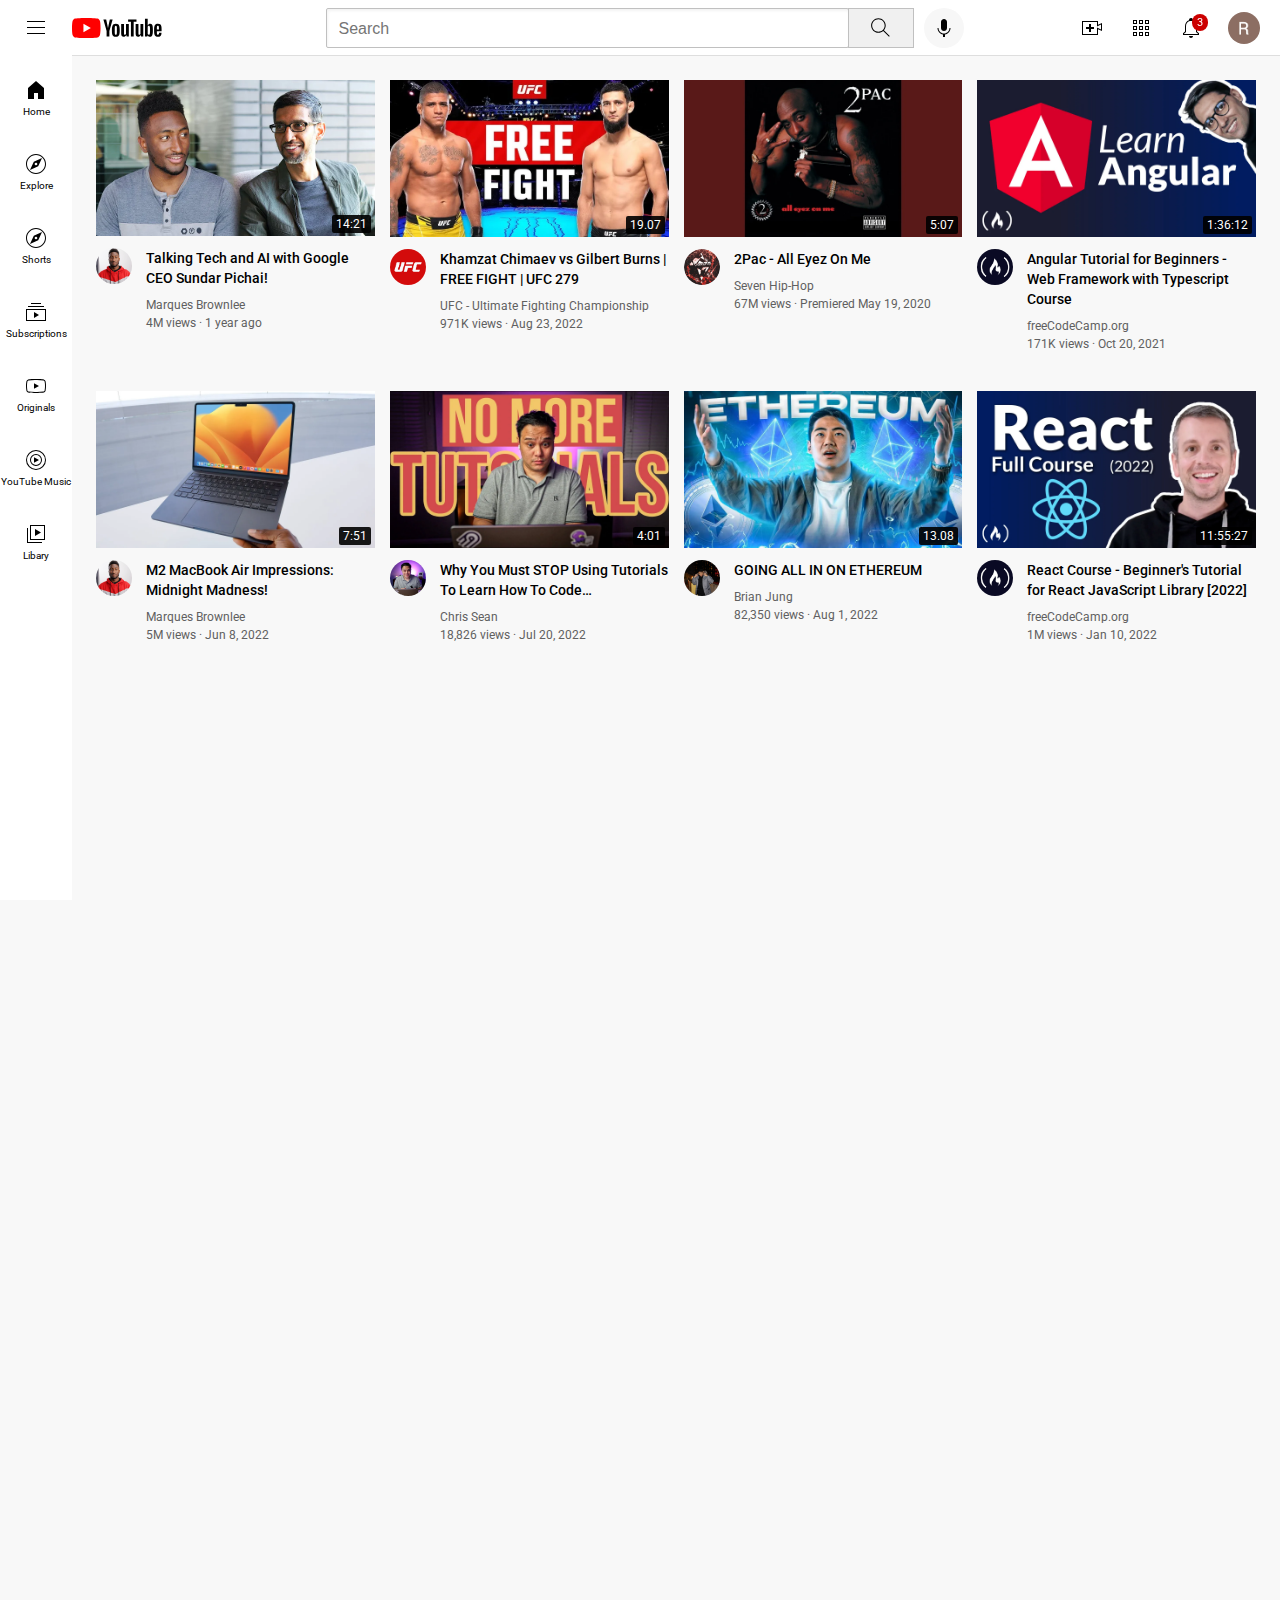
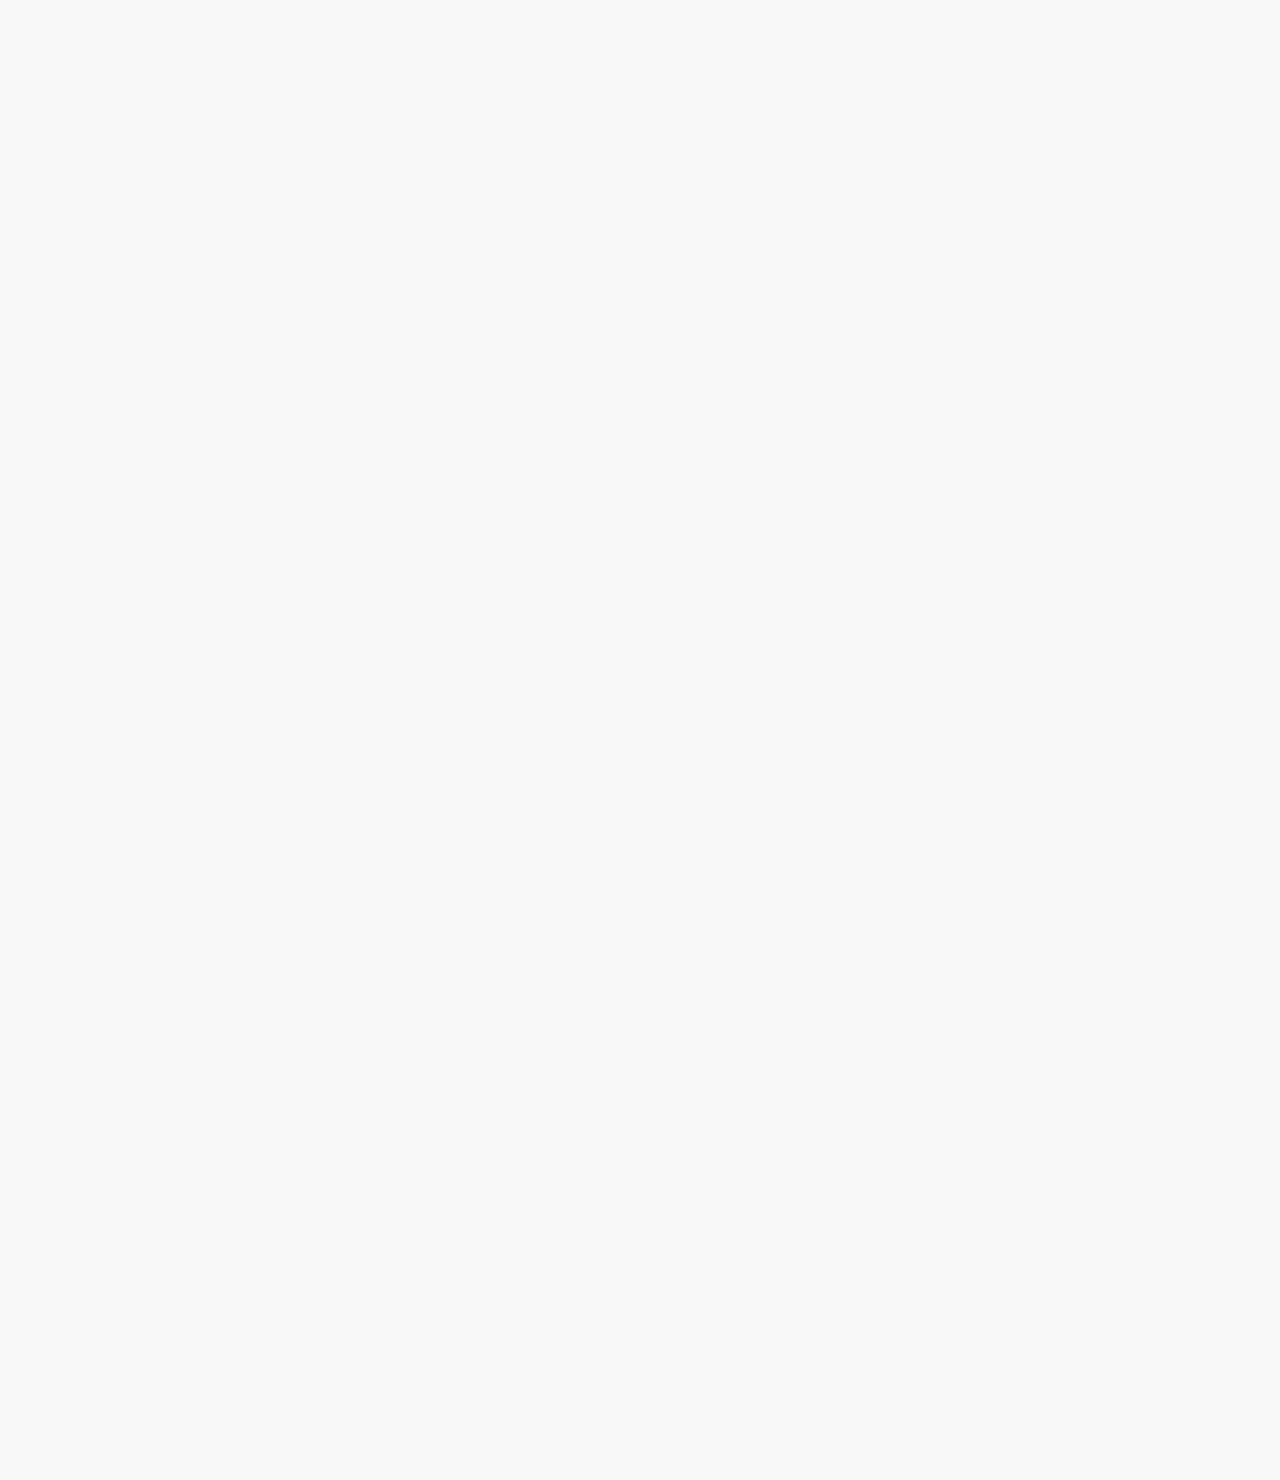
<file: index.html>
<!DOCTYPE html>
  <html>
    <head>
      <title>
        Youtube.com
      </title>

      <link rel="preconnect" href="https://fonts.googleapis.com">
      <link rel="preconnect" href="https://fonts.gstatic.com" crossorigin>
      <link href="https://fonts.googleapis.com/css2?family=Roboto:wght@400;500;700&display=swap" rel="stylesheet">

      <link rel="stylesheet" href="styles/general.css">
      <link rel="stylesheet" href="styles/header.css">
      <link rel="stylesheet" href="styles/video.css">
      <link rel="stylesheet" href="styles/sidebar.css">

    </head>
    <body>
      <header class="header">
        <div class="left-section">
            <img class="hamburger-menu" src="icons/hamburger-menu.svg">
            <img class="youtube-logo" src="icons/youtube-logo.svg">
        </div>
        <div class="middle-section">
          <input class="search-bar" type="text" placeholder="Search">
          <button class="search-button">
            <img class="search-icon" src="icons/search.svg">
            <div class="tooltip">Search</div>
          </button>

          <button class="voice-search-button">
            <img class="voice-search-icon" src="icons/voice-search-icon.svg">
            <div class="tooltip">Search with your voice</div>
          </button>
        </div>
        <div class="right-section">
          <div class="upload-icon-container">
            <img class="upload-icon" src="icons/upload.svg">
            <div class="tooltip">Create</div>
          </div>
          <div class="youtube-apps-icon-container">
            <img class="youtube-apps-icon" src="icons/youtube-apps.svg">
            <div class="tooltip">YouTube Apps</div>
          </div>
          <div class="notification-icon-container">
            <img class="notifications-icon" src="icons/notifications.svg">
            <div class="notification-count">3</div>
            <div class="tooltip">notifications</div>
          </div>
          <img class="current-user-picture" src="channel-pictures/raj-channel.jpg">
        </div>
      </header>

        <nav class="sidebar">
          <div class="sidebar-link">
            <img src="icons/home.svg">
            <div>Home</div>
          </div> 
          <div class="sidebar-link">
            <img src="icons/explore.svg">
            <div>Explore</div>
          </div> 
          <div class="sidebar-link">
            <img src="icons/explore.svg">
            <div>Shorts</div>
          </div> 
          <div class="sidebar-link">
            <img src="icons/subscriptions.svg">
            <div>Subscriptions</div>
          </div> 
          <div class="sidebar-link">
            <img src="icons/originals.svg">
            <div>Originals</div>
          </div> 
          <div class="sidebar-link">
            <img src="icons/youtube-music.svg">
            <div>YouTube Music</div>
          </div> 
          <div class="sidebar-link">
            <img src="icons/library.svg">
            <div>Libary</div>
          </div>  
        </nav>

        <main>
          <section class="video-grid">
            <div class="video-preview">
      
              <div class="thumbnail-row">
                <img class="thumbnail" src="thumbnails/thumbnail-1.webp">
                <div class="video-time">
                  14:21
                </div>
              </div>
              <div class="video-info-grid">
                <div class="channel-picture">
                  <img class="profile-picture" src="channel-pictures/marques.jpg">
                </div>
                <div class="video-info">
                  <p class="video-title">
                    Talking Tech and AI with Google CEO Sundar Pichai!
                  </p>
                  <p class="video-author">
                    Marques Brownlee
                  </p>
                  <p class="video-stats">
                    4M views &#183; 1 year ago
                  </p>
                </div>
              </div>
      
            </div>
      
            <div class="video-preview">
      
              <div class="thumbnail-row">
                <img class="thumbnail" src="thumbnails/hq720.webp">
                <div class="video-time">
                  19.07
                </div>
              </div>
      
              <div class="video-info-grid">
                <div class="channel-picture">
                  <img class="profile-picture" src="channel-pictures/ufc.jpg">
                </div>
                
                <div class="video-info">
                  <p class="video-title">
                    Khamzat Chimaev vs Gilbert Burns | FREE FIGHT | UFC 279
                  </p>
                  <p class="video-author">
                    UFC - Ultimate Fighting Championship
                  </p>
                  <p class="video-stats">
                    971K views &#183; Aug 23, 2022
                  </p>
                </div>
              </div>
      
            </div>
      
            <div class="video-preview">
      
              <div class="thumbnail-row">
                <img class="thumbnail" src="thumbnails/2Pac.webp">
                <div class="video-time">
                  5:07
                </div>
              </div>
              <div class="video-info-grid">
                <div class="channel-picture">
                  <img class="profile-picture" src="channel-pictures/AMLnZu9yP_47eQtAWcQu1n9mgfYe-aP3.jpg">
                </div>
                <div class="video-info">
                  <p class="video-title">
                    2Pac - All Eyez On Me
                  </p>
                  <p class="video-author">
                    Seven Hip-Hop
                  </p>
                  <p class="video-stats">
                    67M views &#183; Premiered May 19, 2020
                  </p>
                </div>
              </div>
      
            </div>
      
            <div class="video-preview">
      
              <div class="thumbnail-row">
                <img class="thumbnail" src="thumbnails/angular.webp">
                <div class="video-time">
                  1:36:12
                </div>
              </div>
      
              <div class="video-info-grid">
                <div class="channel-picture">
                  <img class="profile-picture" src="channel-pictures/AMLnZu9UWrGceKWaqm8AF89vuxrEt8MO.jpg">
                </div>
                
                <div class="video-info">
                  <p class="video-title">
                    Angular Tutorial for Beginners - Web Framework with Typescript Course
                  </p>
                  <p class="video-author">
                    freeCodeCamp.org
                  </p>
                  <p class="video-stats">
                    171K views &#183; Oct 20, 2021
                  </p>
                </div>
              </div>
            </div>
      
            <div class="video-preview">
      
              <div class="thumbnail-row">
                <img class="thumbnail" src="thumbnails/mac.webp">
                <div class="video-time">
                  7:51
                </div>
              </div>
              <div class="video-info-grid">
                <div class="channel-picture">
                  <img class="profile-picture" src="channel-pictures/marques.jpg">
                </div>
                <div class="video-info">
                  <p class="video-title">
                    M2 MacBook Air Impressions: Midnight Madness!
                  </p>
                  <p class="video-author">
                    Marques Brownlee
                  </p>
                  <p class="video-stats">
                    5M views &#183; Jun 8, 2022
                  </p>
                </div>
              </div>
      
            </div>
      
            <div class="video-preview">
      
              <div class="thumbnail-row">
                <img class="thumbnail" src="thumbnails/chris.webp">
                <div class="video-time">
                  4:01
                </div>
              </div>
      
              <div class="video-info-grid">
                <div class="channel-picture">
                  <img class="profile-picture" src="channel-pictures/chris.jpg">
                </div>
                
                <div class="video-info">
                  <p class="video-title">
                    Why You Must STOP Using Tutorials To Learn How To Code…
                  </p>
                  <p class="video-author">
                    Chris Sean
                  </p>
                  <p class="video-stats">
                    18,826 views &#183; Jul 20, 2022
                  </p>
                </div>
              </div>
            </div>


            <div class="video-preview">
    
              <div class="thumbnail-row">
                <img class="thumbnail" src="thumbnails/maxresdefault.webp">
                <div class="video-time">
                  13.08
                </div> 
                <div class="large-hover">
                </div>                 
              </div>
              <div class="video-info-grid">
                <div class="channel-picture">
                  <img class="profile-picture" src="channel-pictures/AMLnZu9r0xRzKPdekkuvm9Mzu1n7_DMd.jpg">
                </div>
                <div class="video-info">
                  <p class="video-title">
                    GOING ALL IN ON ETHEREUM
                  </p>
                  <p class="video-author">
                    Brian Jung
                  </p>
                  <p class="video-stats">
                    82,350 views &#183; Aug 1, 2022
                  </p>
                </div>
              </div>
      
            </div>


            <div class="video-preview">
    
              <div class="thumbnail-row">
                <img class="thumbnail" src="thumbnails/react2022.webp">
                <div class="video-time">
                  11:55:27
                </div> 
                <div class="large-hover">
                </div>                 
              </div>
              <div class="video-info-grid">
                <div class="channel-picture">
                  <img class="profile-picture" src="channel-pictures/AMLnZu9UWrGceKWaqm8AF89vuxrEt8MO.jpg">
                </div>
                <div class="video-info">
                  <p class="video-title">
                    React Course - Beginner's Tutorial for React JavaScript Library [2022]
                  </p>
                  <p class="video-author">
                    freeCodeCamp.org
                  </p>
                  <p class="video-stats">
                    1M views &#183; Jan 10, 2022
                  </p>
                </div>
              </div>
      
            </div>
          </section>
        </main>
      
    </body>
  </html>

  <!-- this is how you comment in html-->
  <!-- <div> is like a container-->
</file>
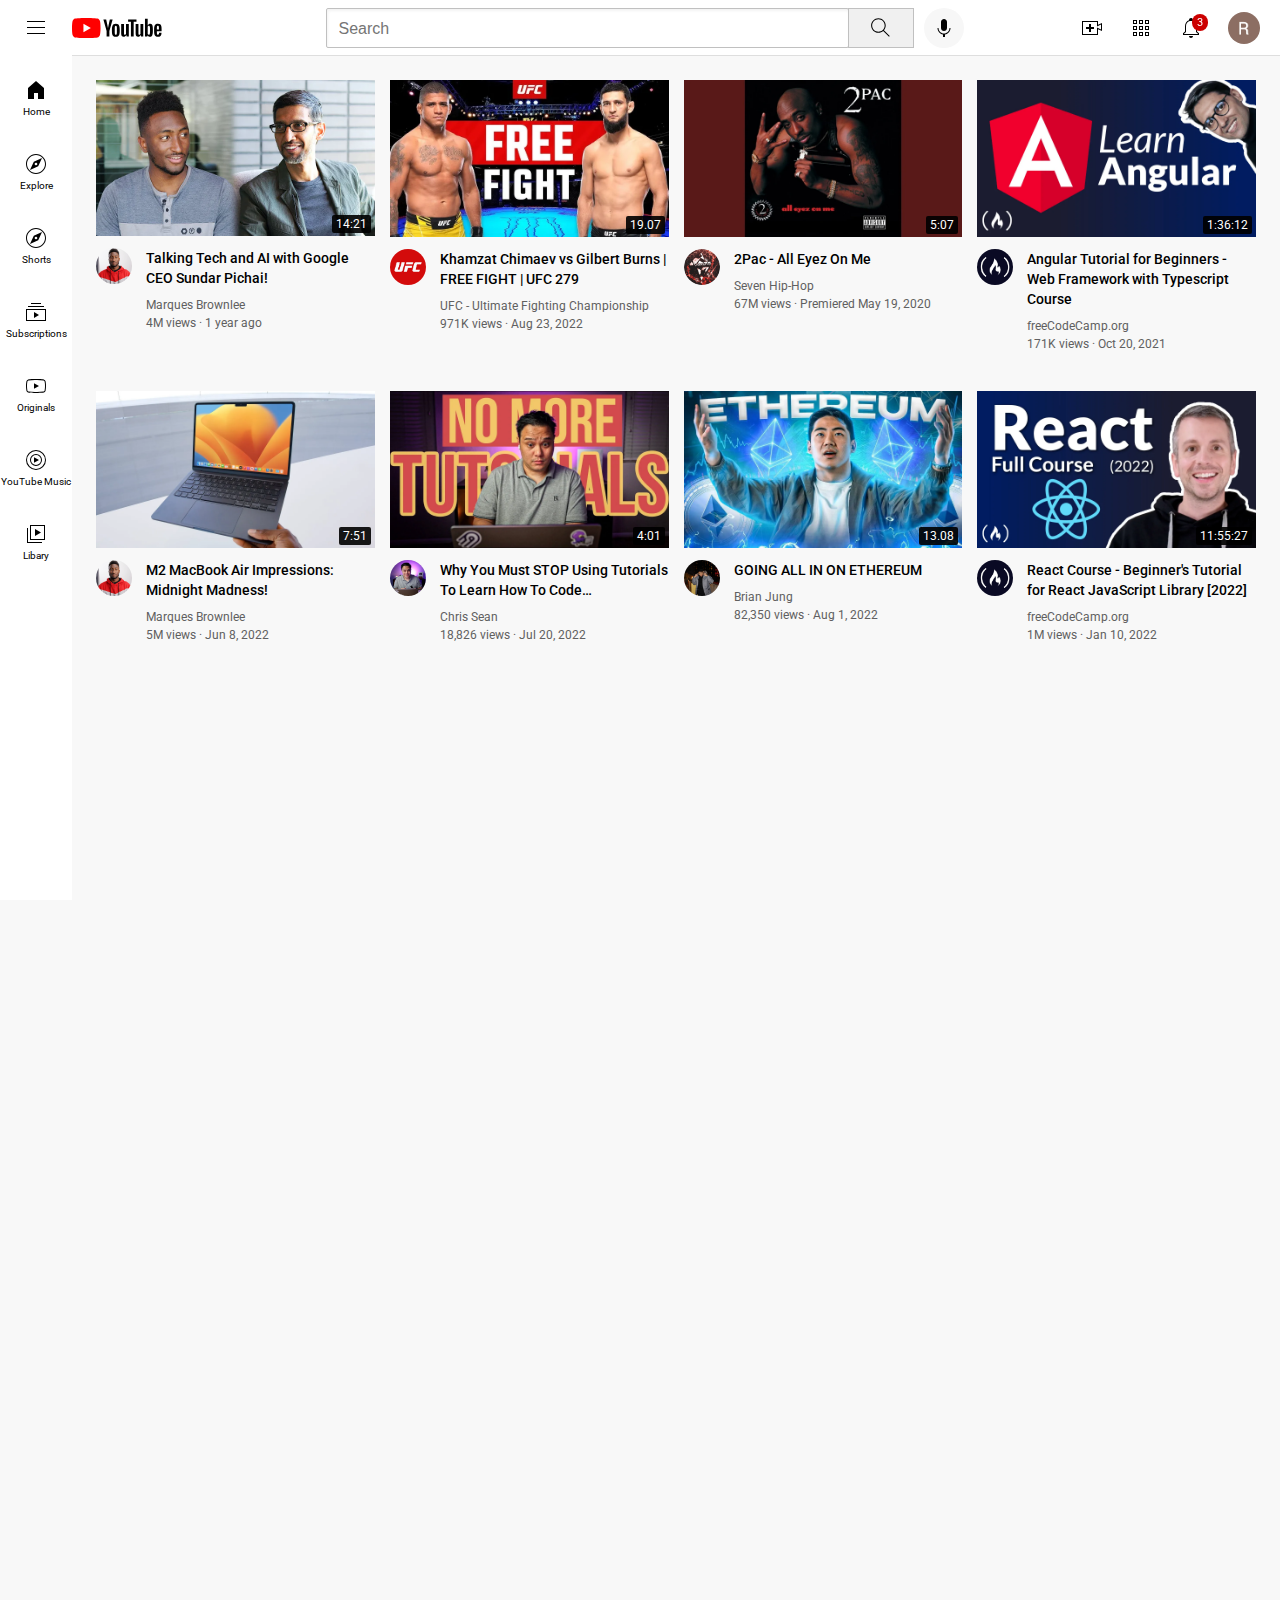
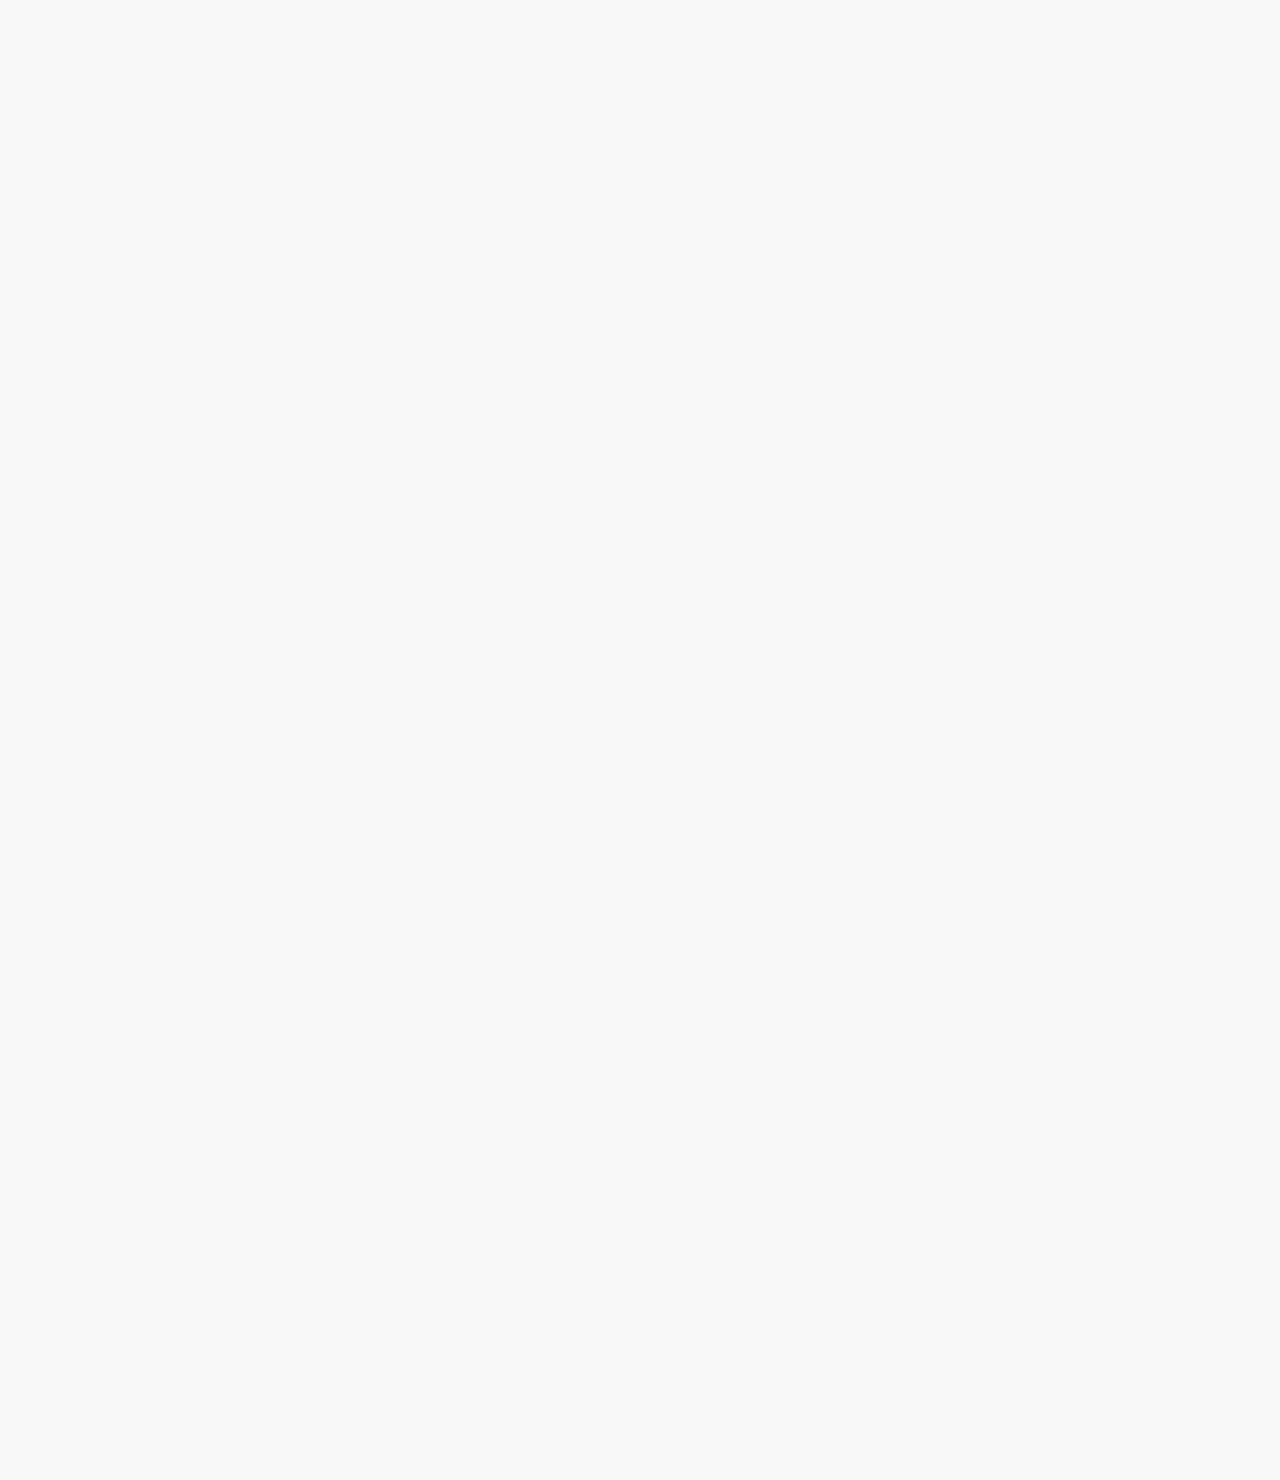
<file: youtube.html>
<!DOCTYPE html>
  <html>
    <head>
      <title>
        Youtube.com
      </title>

      <link rel="preconnect" href="https://fonts.googleapis.com">
      <link rel="preconnect" href="https://fonts.gstatic.com" crossorigin>
      <link href="https://fonts.googleapis.com/css2?family=Roboto:wght@400;500;700&display=swap" rel="stylesheet">

      <link rel="stylesheet" href="styles/general.css">
      <link rel="stylesheet" href="styles/header.css">
      <link rel="stylesheet" href="styles/video.css">
      <link rel="stylesheet" href="styles/sidebar.css">

    </head>
    <body>
      <header class="header">
        <div class="left-section">
            <img class="hamburger-menu" src="icons/hamburger-menu.svg">
            <img class="youtube-logo" src="icons/youtube-logo.svg">
        </div>
        <div class="middle-section">
          <input class="search-bar" type="text" placeholder="Search">
          <button class="search-button">
            <img class="search-icon" src="icons/search.svg">
            <div class="tooltip">Search</div>
          </button>

          <button class="voice-search-button">
            <img class="voice-search-icon" src="icons/voice-search-icon.svg">
            <div class="tooltip">Search with your voice</div>
          </button>
        </div>
        <div class="right-section">
          <div class="upload-icon-container">
            <img class="upload-icon" src="icons/upload.svg">
            <div class="tooltip">Create</div>
          </div>
          <div class="youtube-apps-icon-container">
            <img class="youtube-apps-icon" src="icons/youtube-apps.svg">
            <div class="tooltip">YouTube Apps</div>
          </div>
          <div class="notification-icon-container">
            <img class="notifications-icon" src="icons/notifications.svg">
            <div class="notification-count">3</div>
            <div class="tooltip">notifications</div>
          </div>
          <img class="current-user-picture" src="channel-pictures/raj-channel.jpg">
        </div>
      </header>

        <nav class="sidebar">
          <div class="sidebar-link">
            <img src="icons/home.svg">
            <div>Home</div>
          </div> 
          <div class="sidebar-link">
            <img src="icons/explore.svg">
            <div>Explore</div>
          </div> 
          <div class="sidebar-link">
            <img src="icons/explore.svg">
            <div>Shorts</div>
          </div> 
          <div class="sidebar-link">
            <img src="icons/subscriptions.svg">
            <div>Subscriptions</div>
          </div> 
          <div class="sidebar-link">
            <img src="icons/originals.svg">
            <div>Originals</div>
          </div> 
          <div class="sidebar-link">
            <img src="icons/youtube-music.svg">
            <div>YouTube Music</div>
          </div> 
          <div class="sidebar-link">
            <img src="icons/library.svg">
            <div>Libary</div>
          </div>  
        </nav>

        <main>
          <section class="video-grid">
            <div class="video-preview">
      
              <div class="thumbnail-row">
                <img class="thumbnail" src="thumbnails/thumbnail-1.webp">
                <div class="video-time">
                  14:21
                </div>
              </div>
              <div class="video-info-grid">
                <div class="channel-picture">
                  <img class="profile-picture" src="channel-pictures/marques.jpg">
                </div>
                <div class="video-info">
                  <p class="video-title">
                    Talking Tech and AI with Google CEO Sundar Pichai!
                  </p>
                  <p class="video-author">
                    Marques Brownlee
                  </p>
                  <p class="video-stats">
                    4M views &#183; 1 year ago
                  </p>
                </div>
              </div>
      
            </div>
      
            <div class="video-preview">
      
              <div class="thumbnail-row">
                <img class="thumbnail" src="thumbnails/hq720.webp">
                <div class="video-time">
                  19.07
                </div>
              </div>
      
              <div class="video-info-grid">
                <div class="channel-picture">
                  <img class="profile-picture" src="channel-pictures/ufc.jpg">
                </div>
                
                <div class="video-info">
                  <p class="video-title">
                    Khamzat Chimaev vs Gilbert Burns | FREE FIGHT | UFC 279
                  </p>
                  <p class="video-author">
                    UFC - Ultimate Fighting Championship
                  </p>
                  <p class="video-stats">
                    971K views &#183; Aug 23, 2022
                  </p>
                </div>
              </div>
      
            </div>
      
            <div class="video-preview">
      
              <div class="thumbnail-row">
                <img class="thumbnail" src="thumbnails/2Pac.webp">
                <div class="video-time">
                  5:07
                </div>
              </div>
              <div class="video-info-grid">
                <div class="channel-picture">
                  <img class="profile-picture" src="channel-pictures/AMLnZu9yP_47eQtAWcQu1n9mgfYe-aP3.jpg">
                </div>
                <div class="video-info">
                  <p class="video-title">
                    2Pac - All Eyez On Me
                  </p>
                  <p class="video-author">
                    Seven Hip-Hop
                  </p>
                  <p class="video-stats">
                    67M views &#183; Premiered May 19, 2020
                  </p>
                </div>
              </div>
      
            </div>
      
            <div class="video-preview">
      
              <div class="thumbnail-row">
                <img class="thumbnail" src="thumbnails/angular.webp">
                <div class="video-time">
                  1:36:12
                </div>
              </div>
      
              <div class="video-info-grid">
                <div class="channel-picture">
                  <img class="profile-picture" src="channel-pictures/AMLnZu9UWrGceKWaqm8AF89vuxrEt8MO.jpg">
                </div>
                
                <div class="video-info">
                  <p class="video-title">
                    Angular Tutorial for Beginners - Web Framework with Typescript Course
                  </p>
                  <p class="video-author">
                    freeCodeCamp.org
                  </p>
                  <p class="video-stats">
                    171K views &#183; Oct 20, 2021
                  </p>
                </div>
              </div>
            </div>
      
            <div class="video-preview">
      
              <div class="thumbnail-row">
                <img class="thumbnail" src="thumbnails/mac.webp">
                <div class="video-time">
                  7:51
                </div>
              </div>
              <div class="video-info-grid">
                <div class="channel-picture">
                  <img class="profile-picture" src="channel-pictures/marques.jpg">
                </div>
                <div class="video-info">
                  <p class="video-title">
                    M2 MacBook Air Impressions: Midnight Madness!
                  </p>
                  <p class="video-author">
                    Marques Brownlee
                  </p>
                  <p class="video-stats">
                    5M views &#183; Jun 8, 2022
                  </p>
                </div>
              </div>
      
            </div>
      
            <div class="video-preview">
      
              <div class="thumbnail-row">
                <img class="thumbnail" src="thumbnails/chris.webp">
                <div class="video-time">
                  4:01
                </div>
              </div>
      
              <div class="video-info-grid">
                <div class="channel-picture">
                  <img class="profile-picture" src="channel-pictures/chris.jpg">
                </div>
                
                <div class="video-info">
                  <p class="video-title">
                    Why You Must STOP Using Tutorials To Learn How To Code…
                  </p>
                  <p class="video-author">
                    Chris Sean
                  </p>
                  <p class="video-stats">
                    18,826 views &#183; Jul 20, 2022
                  </p>
                </div>
              </div>
            </div>


            <div class="video-preview">
    
              <div class="thumbnail-row">
                <img class="thumbnail" src="thumbnails/maxresdefault.webp">
                <div class="video-time">
                  13.08
                </div> 
                <div class="large-hover">
                </div>                 
              </div>
              <div class="video-info-grid">
                <div class="channel-picture">
                  <img class="profile-picture" src="channel-pictures/AMLnZu9r0xRzKPdekkuvm9Mzu1n7_DMd.jpg">
                </div>
                <div class="video-info">
                  <p class="video-title">
                    GOING ALL IN ON ETHEREUM
                  </p>
                  <p class="video-author">
                    Brian Jung
                  </p>
                  <p class="video-stats">
                    82,350 views &#183; Aug 1, 2022
                  </p>
                </div>
              </div>
      
            </div>


            <div class="video-preview">
    
              <div class="thumbnail-row">
                <img class="thumbnail" src="thumbnails/react2022.webp">
                <div class="video-time">
                  11:55:27
                </div> 
                <div class="large-hover">
                </div>                 
              </div>
              <div class="video-info-grid">
                <div class="channel-picture">
                  <img class="profile-picture" src="channel-pictures/AMLnZu9UWrGceKWaqm8AF89vuxrEt8MO.jpg">
                </div>
                <div class="video-info">
                  <p class="video-title">
                    React Course - Beginner's Tutorial for React JavaScript Library [2022]
                  </p>
                  <p class="video-author">
                    freeCodeCamp.org
                  </p>
                  <p class="video-stats">
                    1M views &#183; Jan 10, 2022
                  </p>
                </div>
              </div>
      
            </div>
          </section>
        </main>
      
    </body>
  </html>

  <!-- this is how you comment in html-->
  <!-- <div> is like a container-->
</file>
<file: styles/general.css>
P {
    margin-top: 0;
  margin-bottom: 0;
}

body {
  font-family: Roboto, Arial;
  margin: 0;
  height:3000px;
  padding-top: 80px;
  padding-left: 96px;
  padding-right: 24px;
  background-color: rgb(248, 248, 248);
}

/* this is how yu meent in css*/
</file>
<file: styles/header.css>
.header {
  height: 55px;
  display: flex;
  flex-direction: row;
  justify-content: space-between;
  background-color: white;
  position: fixed;
  top: 0px;
  bottom: 0px;
  left: 0px;
  right: 0px;
  border-bottom-width: 1px;
  border-bottom-style: solid;
  border-bottom-color: rgb(222, 222, 222);
  z-index: 100;
}

.left-section {
  display: flex;
  align-items: center;
}

.hamburger-menu {
  height: 24px;
  margin-left: 24px;
  margin-right: 24px;
}

.youtube-logo {
  height: 20px;
}

.middle-section {
  flex: 1;
  margin-left: 70px;
  margin-right: 35px;
  max-width: 650px;
  display: flex;
  align-items: center;
}

.search-bar {
  flex: 1;
  height: 36px;
  padding-left: 12px;
  font-size:16px;
  border: 1px solid rgb(192, 192, 192);
  border-radius: 2px;
  box-shadow: inset 1px 2px 3px rgba(0, 0, 0, 0.05);
  width: 0px;
}

.search-bar::placeholder {
  font-size: 16px;
}

.search-button {
  height:40px;
  width:66px;
  background-color: rgb(240, 240, 240);
  border-width: 1px;
  border-style: solid;
  border-color:rgb(192, 192, 192);
  margin-left: -1px;
  margin-right: 10px;
  cursor: pointer;
}

.search-button,
.voice-search-button,
.upload-icon-container,
.youtube-apps-icon-container,
.notification-icon-container {
  display: flex;
  justify-content: center;
  align-items: center;
  position: relative;
}

.search-button .tooltip,
.voice-search-button .tooltip,
.upload-icon-container .tooltip,
.youtube-apps-icon-container .tooltip,
.notification-icon-container .tooltip {
  position: absolute;
  background-color: grey;
  color: white;
  padding-top: 4px;
  padding-bottom: 4px;
  padding-left: 8px;
  padding-right: 8px;
  border-radius: 2px;
  font-size: 12px;
  bottom: -30px;
  opacity: 0;
  transition: opacity 0.15s;
  pointer-events: none;
  white-space: nowrap;
}

.search-button:hover .tooltip,
.voice-search-button:hover .tooltip,
.upload-icon-container:hover .tooltip,
.youtube-apps-icon-container:hover .tooltip,
.notification-icon-container:hover .tooltip  {
  opacity: 1;
}

.search-icon {
  height: 25px;
}

.voice-search-button {
  height:40px;
  width:40px;
  border-radius: 20px;
  border: none;
  background-color: rgb(247, 247, 247);
}

.voice-search-icon {
  height:  24px;
  cursor: pointer;
}

.right-section {
  width: 180px;
  margin-right: 20px;
  display: flex;
  align-items: center;
  justify-content: space-between;
  flex-shrink: 0;
}

.upload-icon {
  height: 24px;
  cursor: pointer;
}

.youtube-apps-icon {
  height: 24px;
  cursor: pointer;
}

.notifications-icon {
  height: 24px;
  cursor: pointer;
}

.hamburger-menu {
  cursor: pointer;
}
.notification-icon-container {
  position: relative;
}

.notification-count  {
position: absolute;
top: -2px;
right: -5px;
background-color: rgb(204, 0, 0);
color: white;
font-size: 11px;
padding-left: 5px;
padding-right: 5px;
padding-top: 2px;
padding-bottom: 2px;
border-radius: 10px;
}

.current-user-picture {
  height: 32px;
  border-radius: 16px;
  cursor: pointer;
}
</file>
<file: styles/video.css>
.thumbnail {
  width: 100%;
}

.search-bar {
  font-size: 20px;
  margin-left: 12px;
}

.video-title {
  margin-top: 0px;
  font-size: 14px;
  font-weight: 500;
  line-height: 20px;
  margin-bottom: 10px;
}

.video-info-grid {
  display: grid;
  grid-template-columns: 50px 1fr;
}

.profile-picture {
  width: 36px;
  border-radius: 50px;
}

.thumbnail-row {
  margin-bottom: 8px;
  position: relative;
}

.video-time {
  font-size: 12px;
  font-weight: 500px;
  padding: 2px 4px;
  border-radius: 2px;
  background-color: rgba(0, 0, 0, 0.9);
  color: white;
  position: absolute;
  bottom: 7px;
  right: 4px;
}

.video-stats,
.video-author {
  font-size: 12px;
  color: rgb(96, 96, 96);
}

.video-author {
  margin-bottom: 4px;
}

.video-grid {
  display: grid;
  grid-template-columns: 1fr 1fr 1fr;
  column-gap: 15px;
  row-gap: 40px;
}

.large-hover:hover {
  z-index: 300px;
}

@media (max-width: 750px) {
  .video-grid {
    grid-template-columns: 1fr 1fr;
  }
}

@media(min-width: 751px) and (max-width: 999px) {
  .video-grid {
    grid-template-columns: 1fr 1fr 1fr;
  }
}

@media (min-width: 1000px) {
  .video-grid {
    grid-template-columns: 1fr 1fr 1fr 1fr;
  }
}
</file>
<file: styles/sidebar.css>
.sidebar {
  position: fixed;
  left: 0px;
  bottom: 0px;
  top: 55px;
  background-color: white;
  width: 72px;
  z-index: 200;
  padding-top: 5px;
}

.sidebar-link {
  height: 74px;
  display: flex;
  justify-content: center;
  align-items: center;
  flex-direction: column;
  cursor: pointer;
}

.sidebar-link:hover {
  background-color: rgb(235, 235, 235);
}

.sidebar-link img {
  height: 24px;
  margin-bottom: 4px;
}

.sidebar-link div {
  font-size: 10px;
}
</file>
